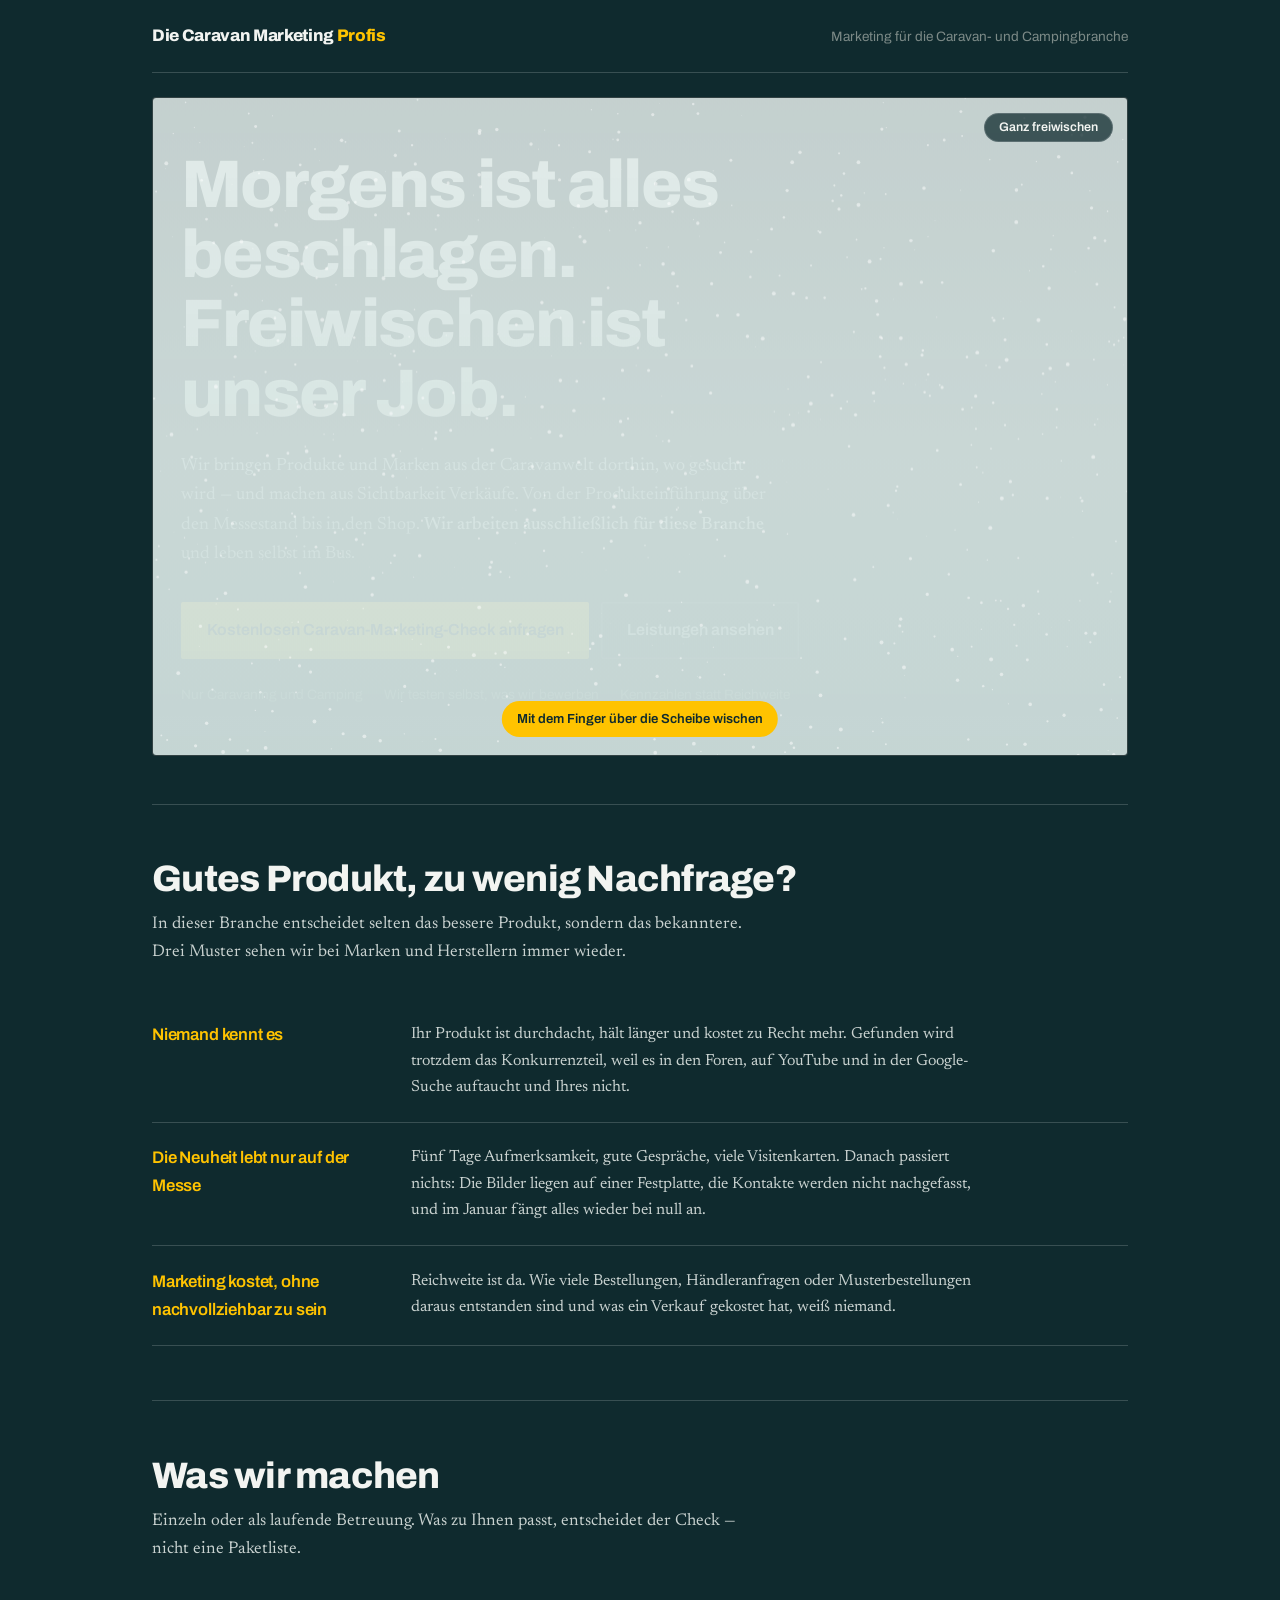
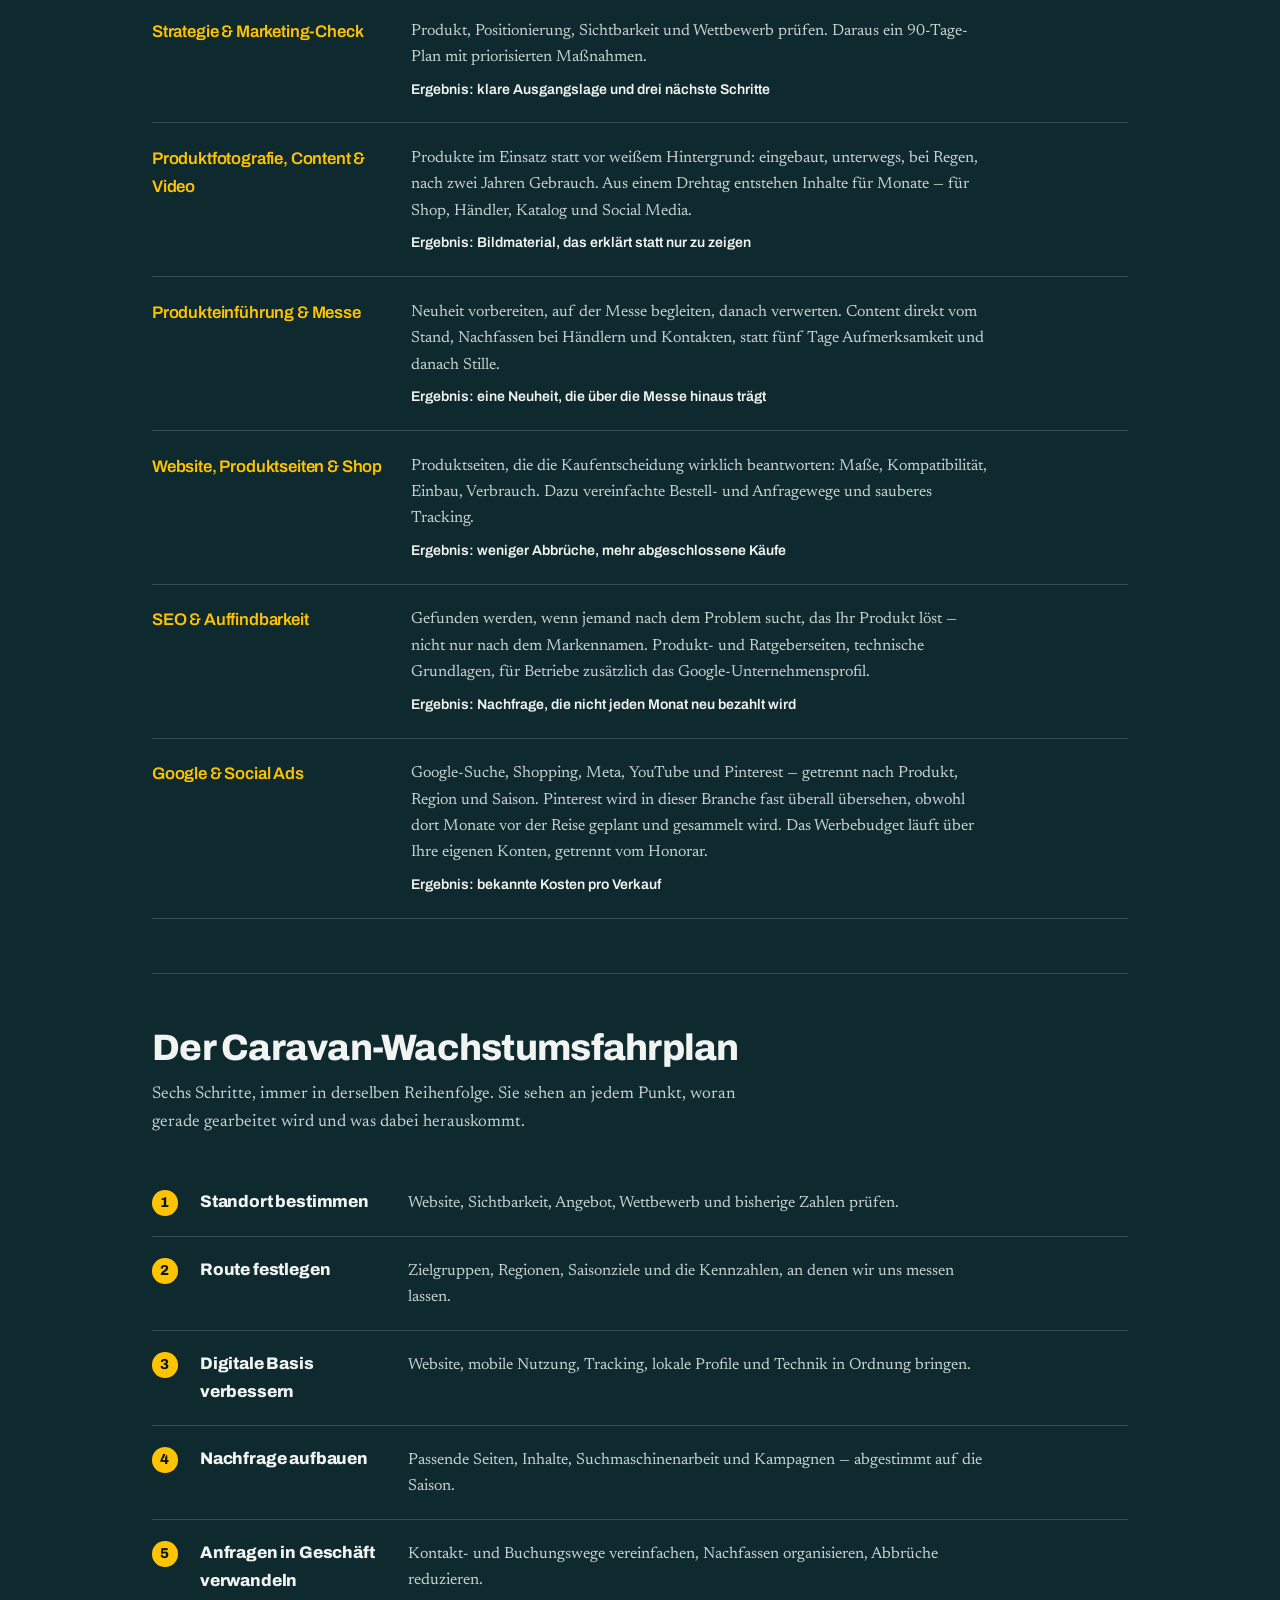
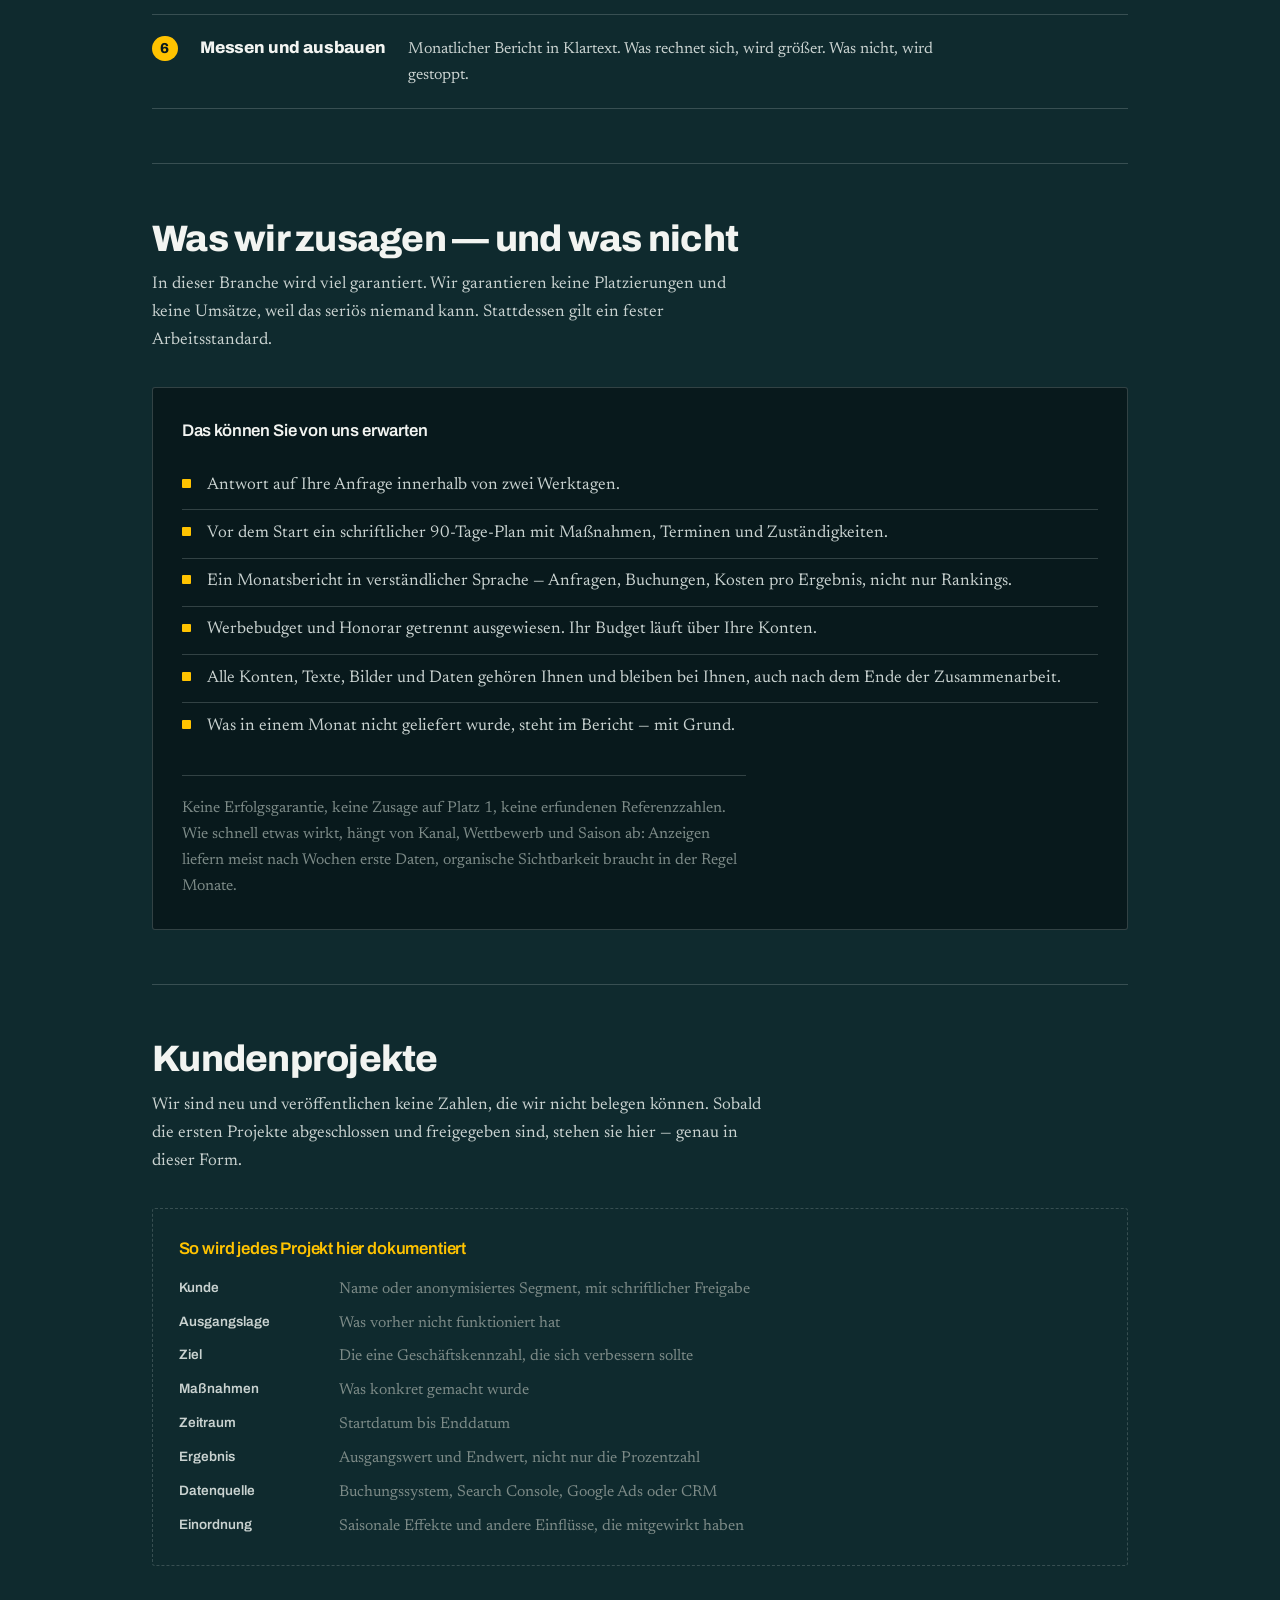
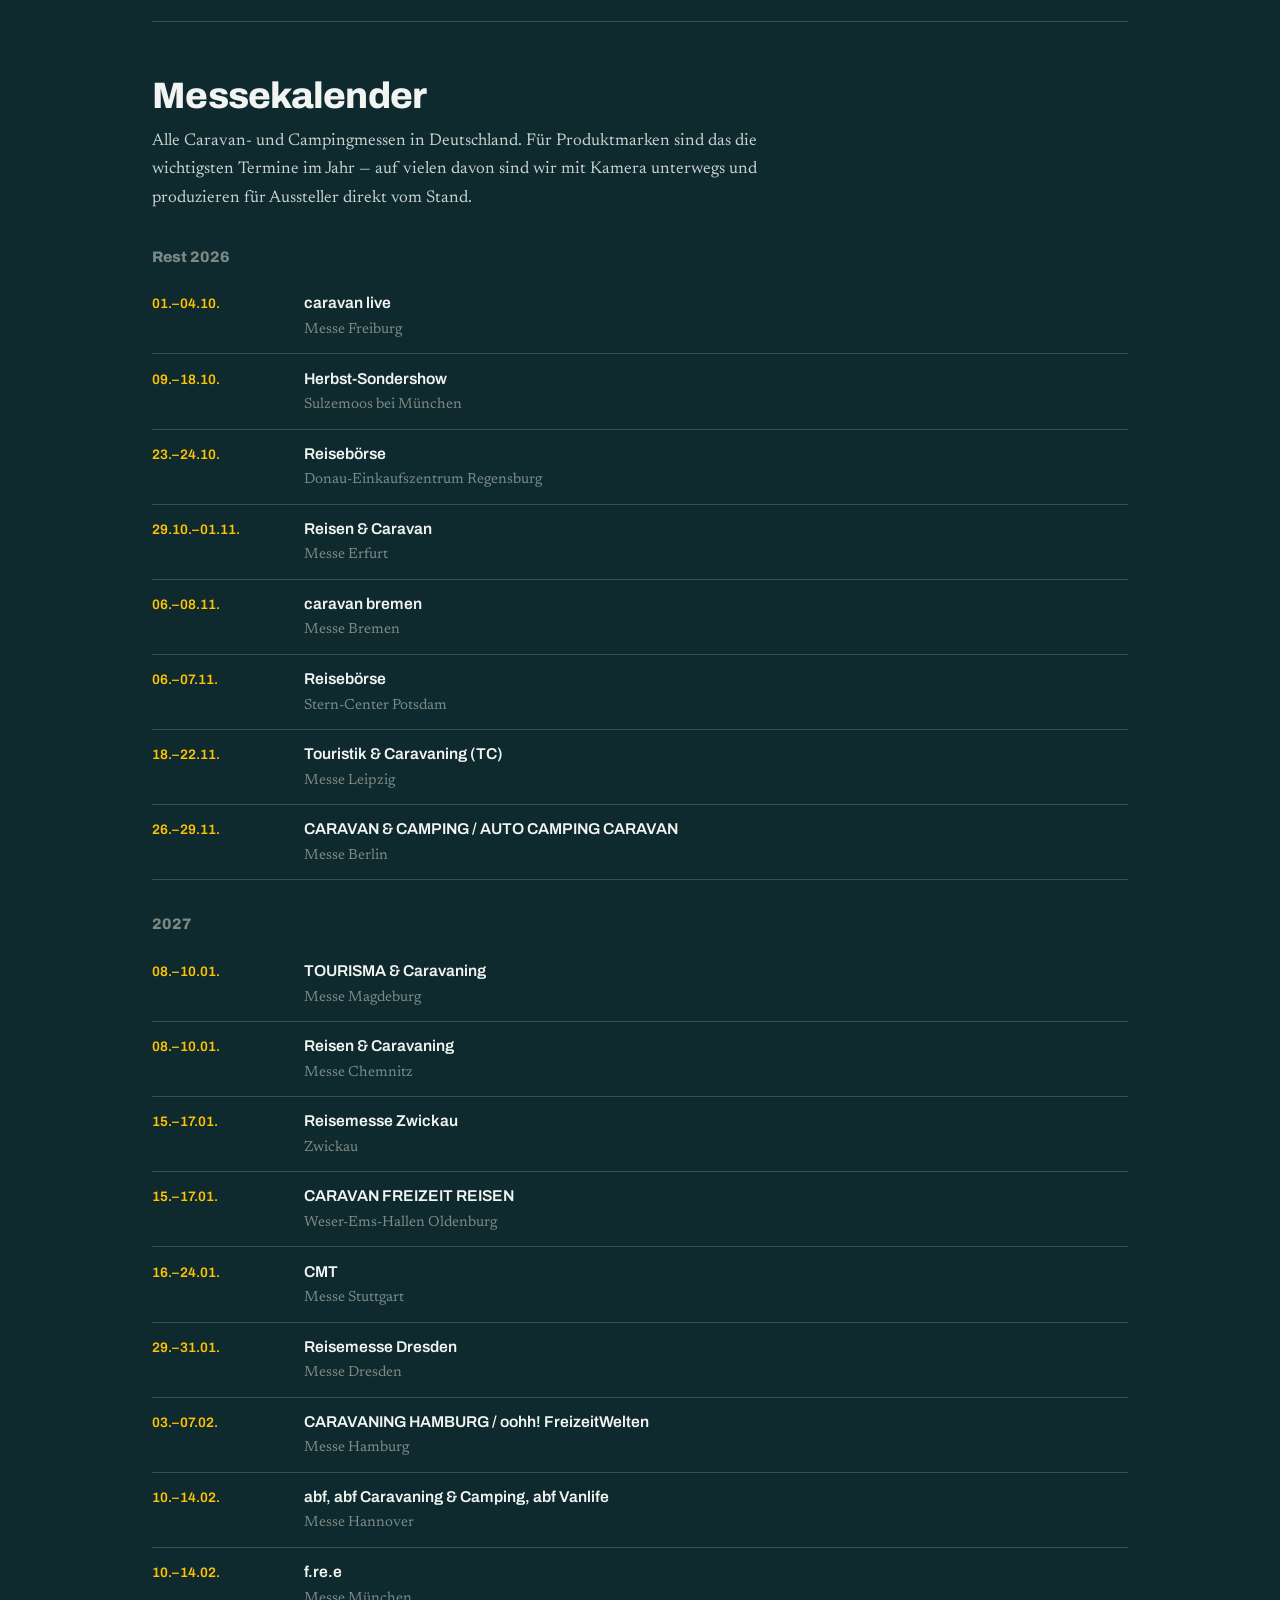
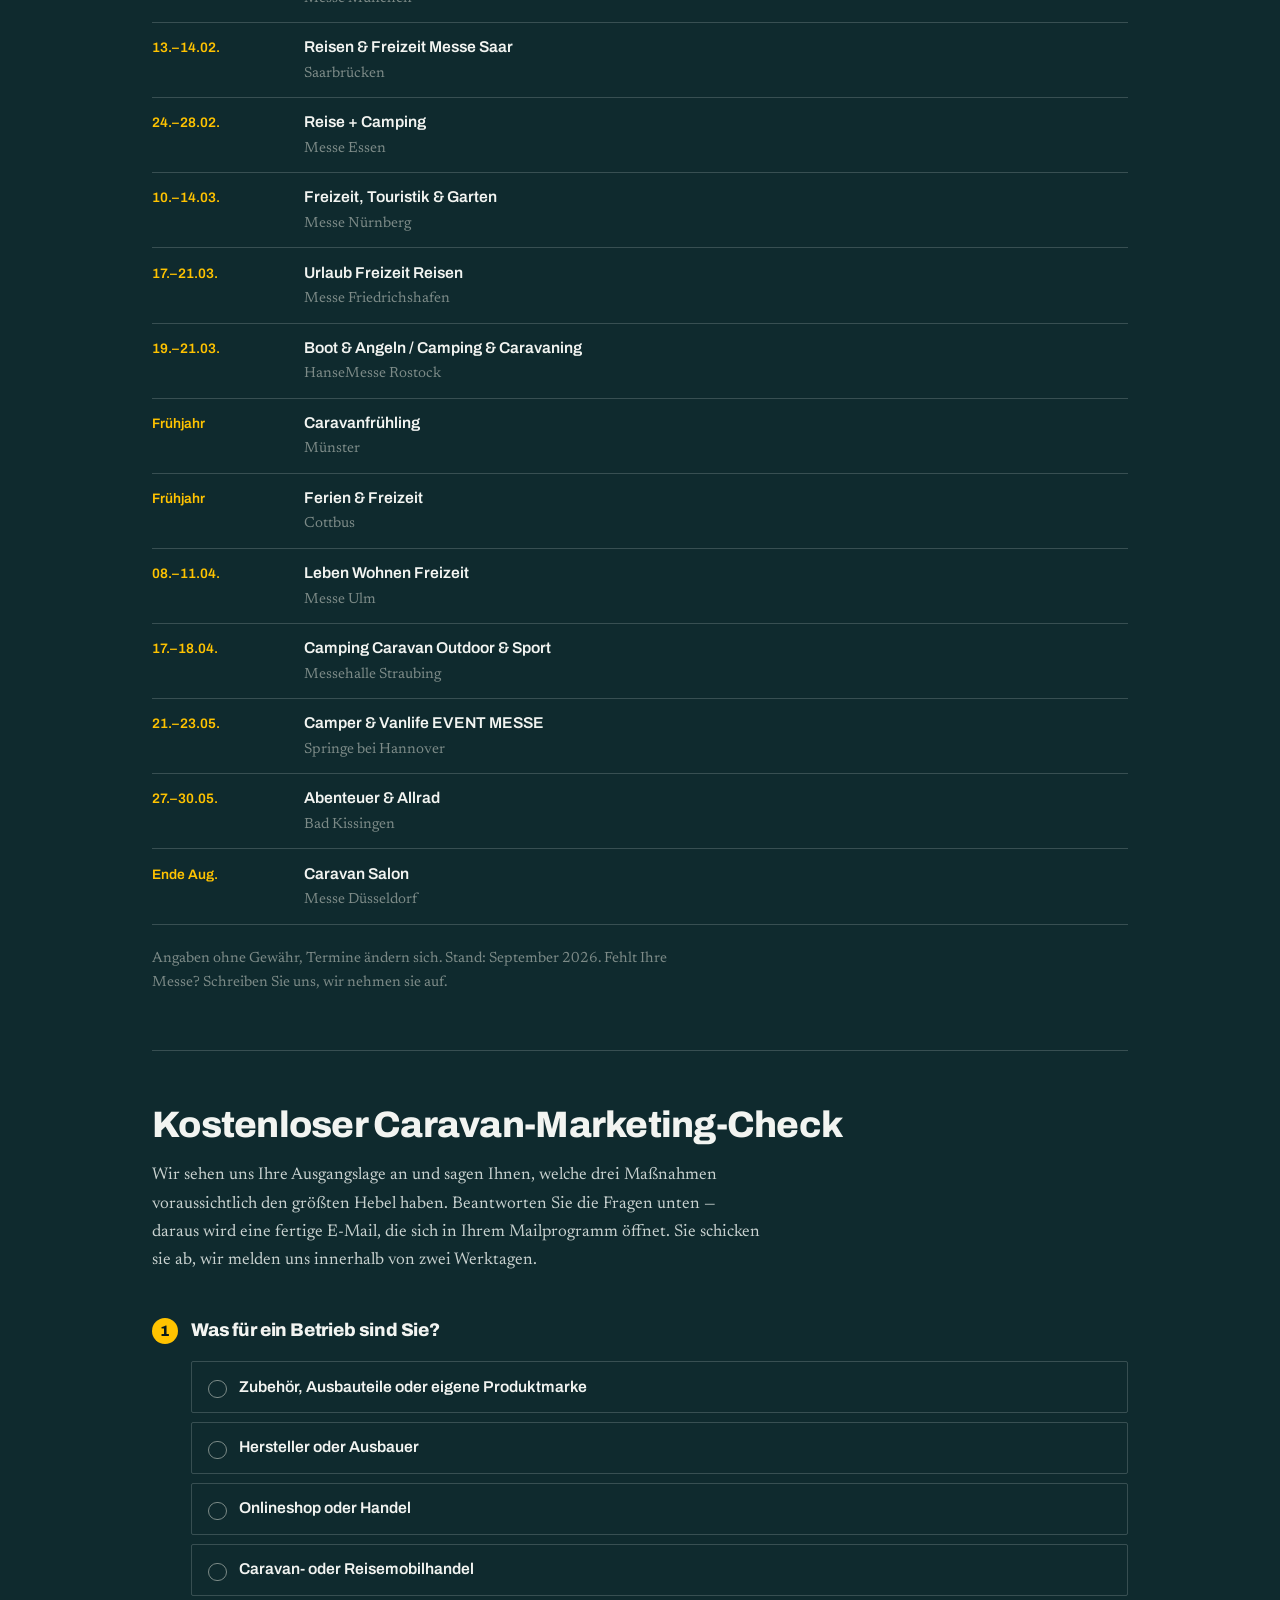
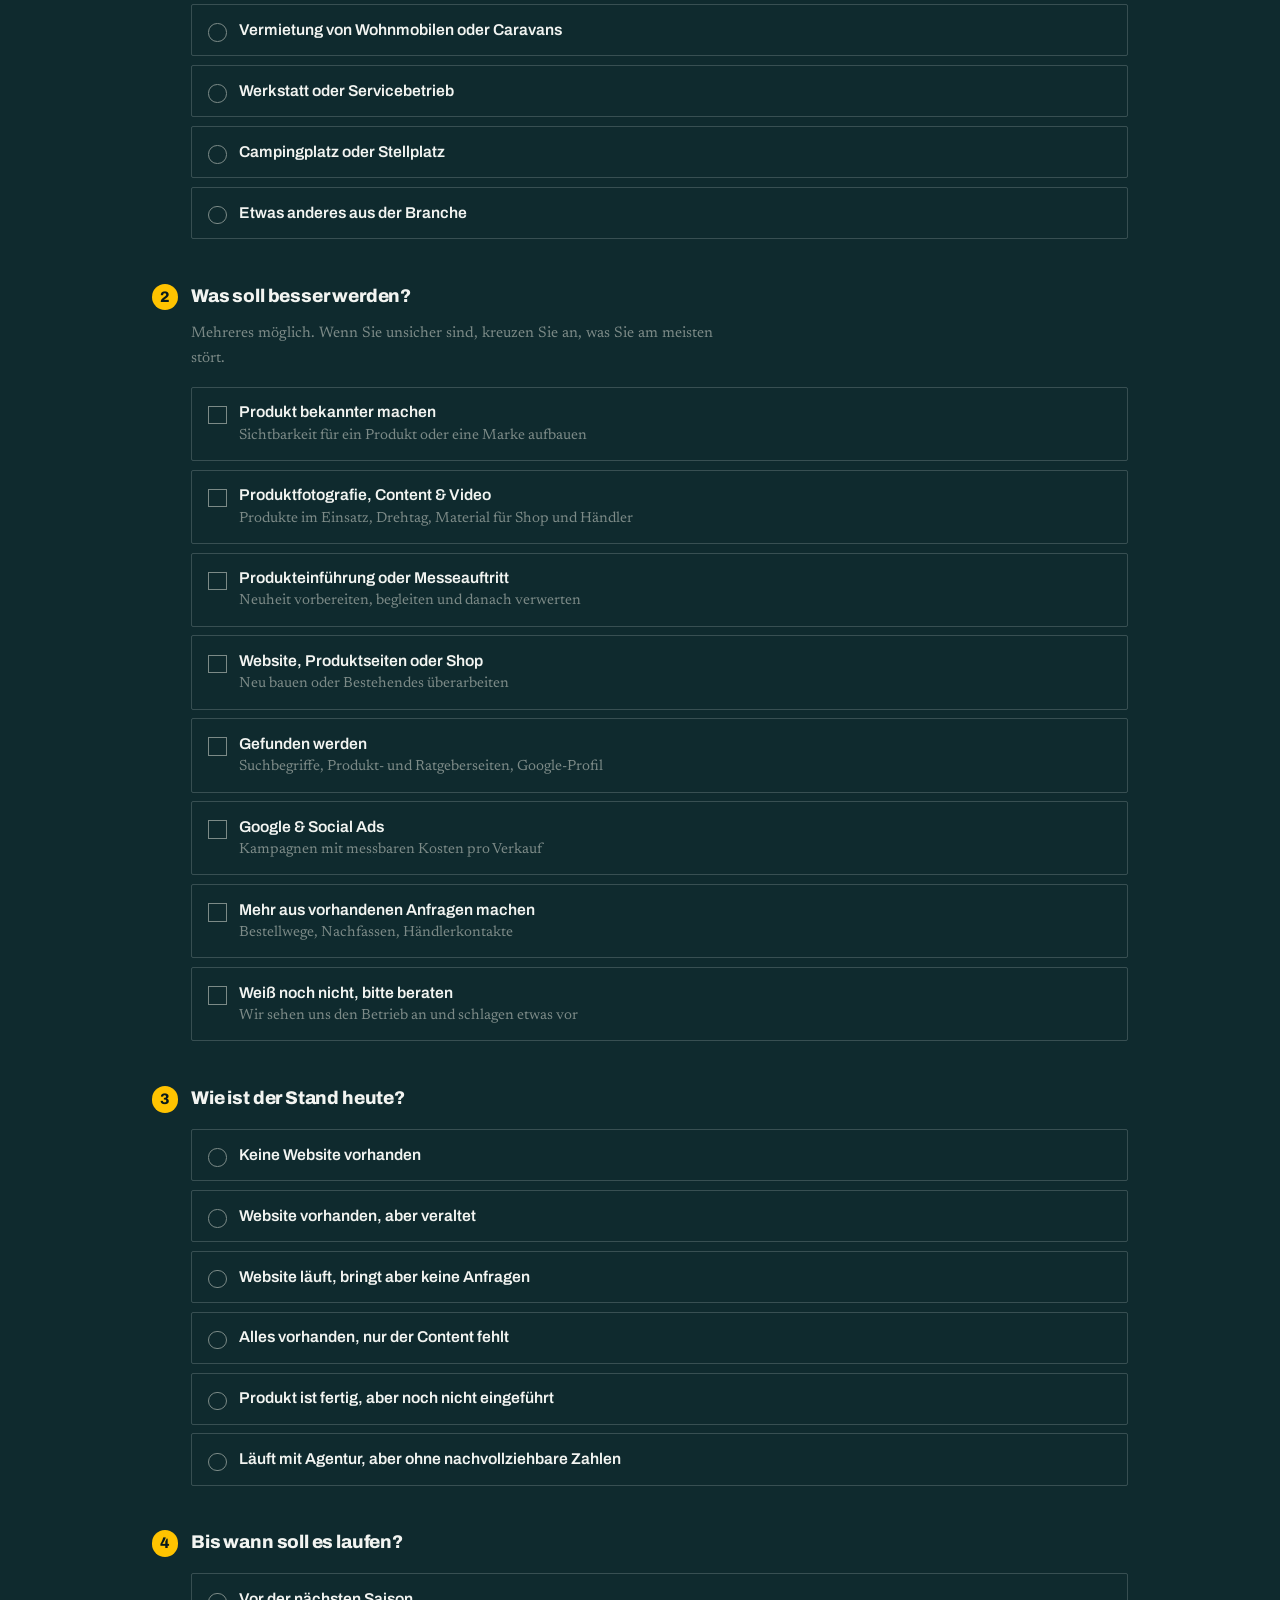
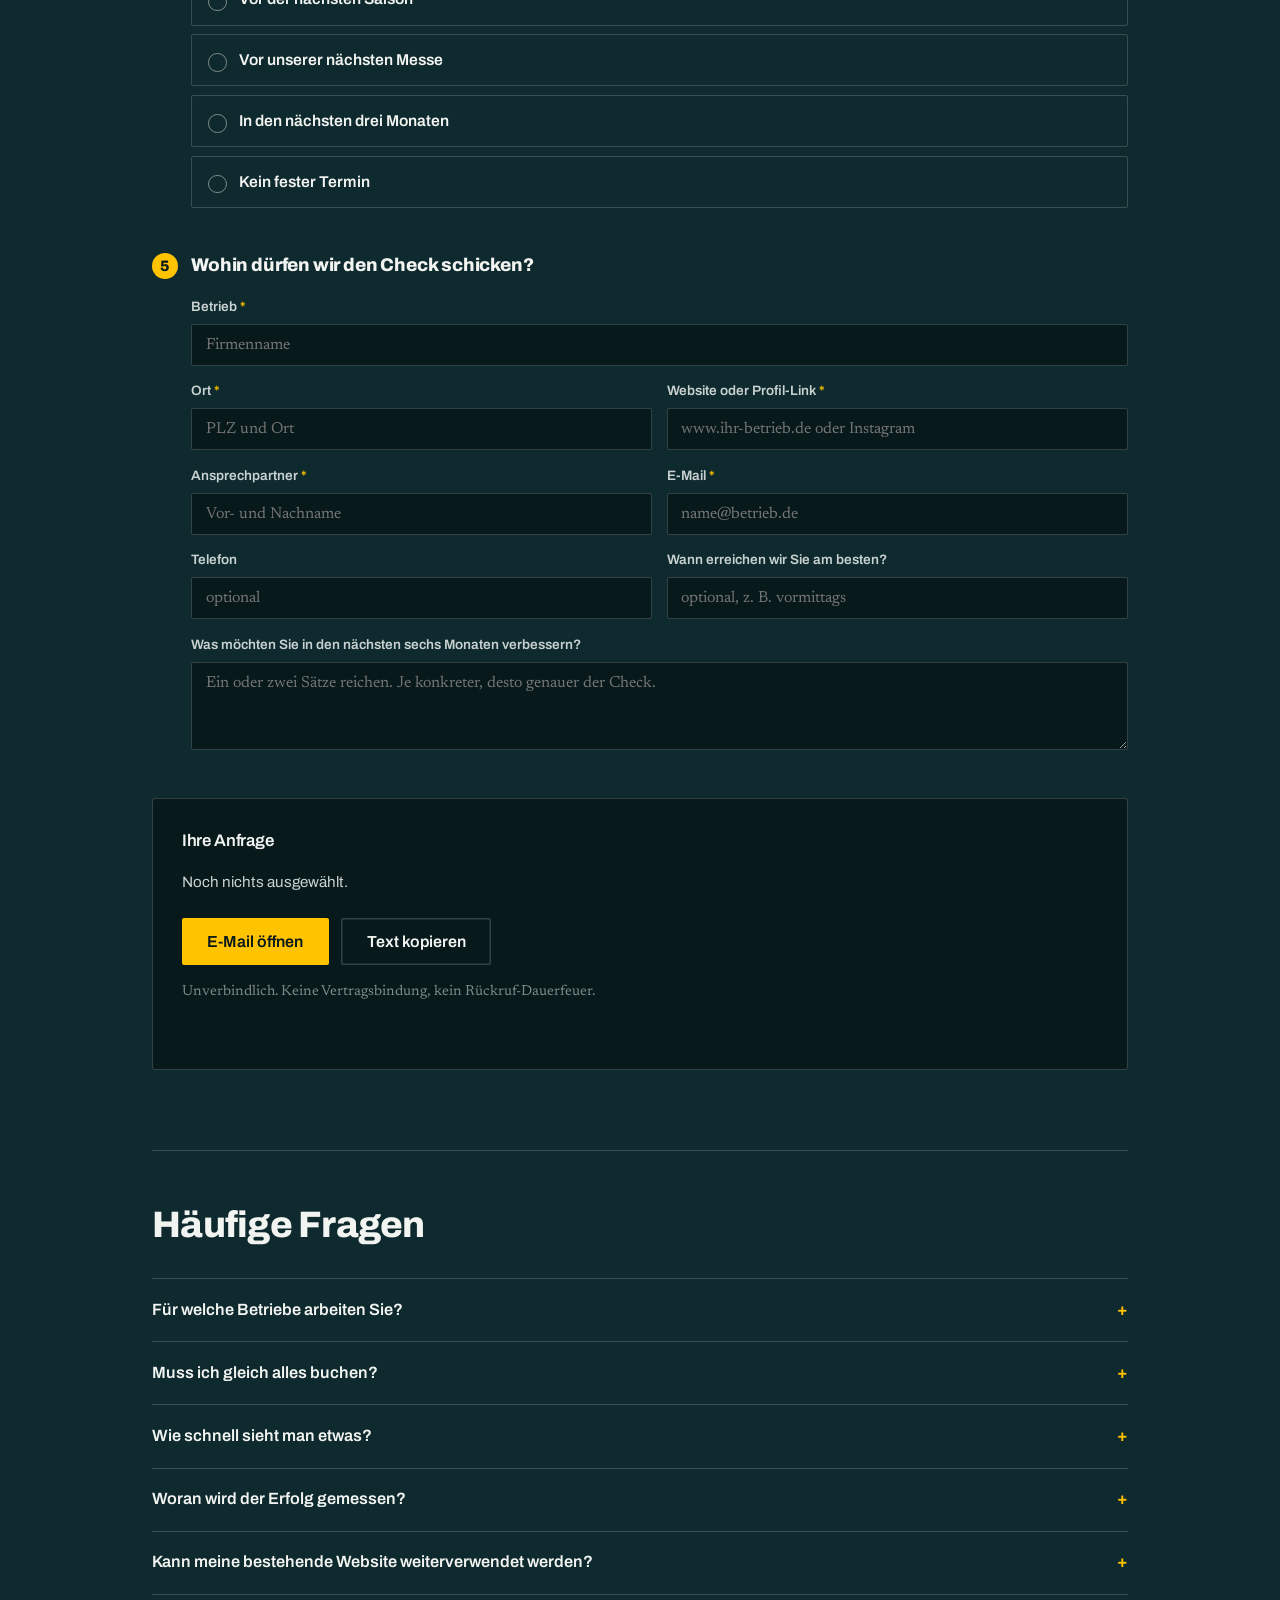
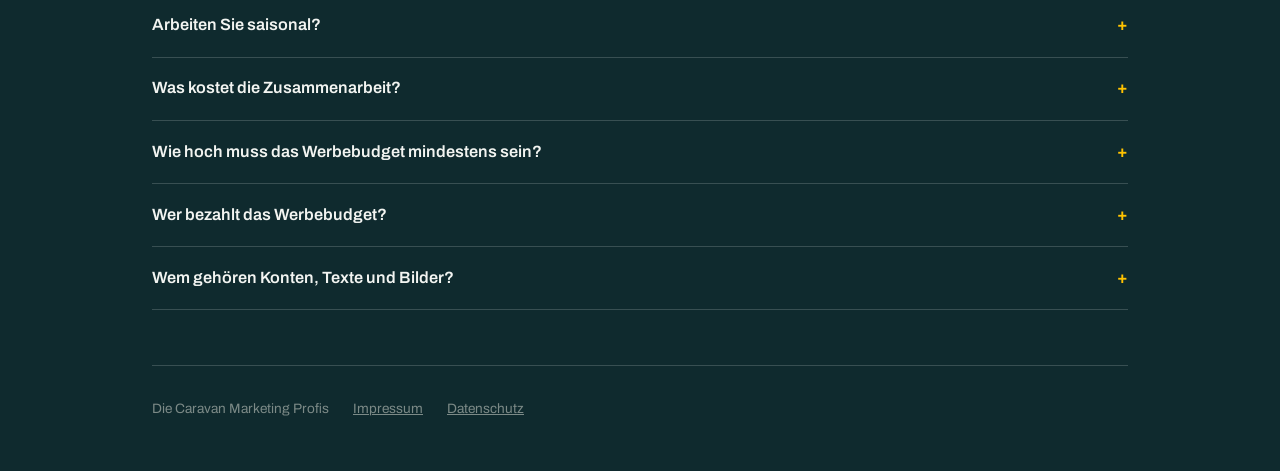
<file: index.html>
<!DOCTYPE html>
<html lang="de">
<head>
<meta charset="utf-8">
<meta name="viewport" content="width=device-width, initial-scale=1">
<title>Die Caravan Marketing Profis — Marketing für die Caravan- und Campingbranche</title>
<meta name="description" content="Marketing ausschließlich für Campingplätze, Vermieter, Caravan-Händler, Hersteller, Werkstätten und Zubehörmarken. Sichtbarkeit, Anfragen, Buchungen.">
<meta name="theme-color" content="#0F2A2E">
<link rel="preload" href="fonts/archivo.woff2" as="font" type="font/woff2" crossorigin>
<link rel="preload" href="fonts/newsreader.woff2" as="font" type="font/woff2" crossorigin>
<link rel="icon" href="data:image/svg+xml,<svg xmlns='http://www.w3.org/2000/svg' viewBox='0 0 32 32'><rect width='32' height='32' rx='4' fill='%230F2A2E'/><path d='M6 12h14l4 4v6H6z' fill='%23FFC300'/><circle cx='11' cy='23' r='3' fill='%230F2A2E'/><circle cx='21' cy='23' r='3' fill='%230F2A2E'/></svg>">
<link rel="stylesheet" href="styles.css">
<script src="script.js" defer></script>
</head>
<body>

<div class="wrap">

  <header class="kopf">
    <div class="marke">Die Caravan Marketing <span>Profis</span></div>
    <div class="ort">Marketing für die Caravan- und Campingbranche</div>
  </header>

  <main id="inhalt">

  <div class="scheibe-block">
    <div class="scheibe" id="scheibe">
      <div class="scheibe-inhalt">
        <h1>Morgens ist alles beschlagen. Freiwischen ist unser Job.</h1>
        <p class="unter">
          Wir bringen Produkte und Marken aus der Caravanwelt dorthin, wo gesucht wird —
          und machen aus Sichtbarkeit Verkäufe. Von der Produkteinführung über den
          Messestand bis in den Shop. <b>Wir arbeiten ausschließlich für diese Branche</b>
          und leben selbst im Bus.
        </p>
        <div class="knoepfe">
          <a href="#check" class="btn btn-signal">Kostenlosen Caravan-Marketing-Check anfragen</a>
          <a href="#leistungen" class="btn btn-linie">Leistungen ansehen</a>
        </div>
        <div class="vertrauenszeile">
          <span>Nur Caravaning und Camping</span>
          <span>Wir testen selbst, was wir bewerben</span>
          <span>Kennzahlen statt Reichweite</span>
        </div>
      </div>

      <canvas id="beschlag" aria-hidden="true"></canvas>
      <button class="freiwischen" id="freiwischen">Ganz freiwischen</button>
      <div class="wisch-hinweis" id="hinweis">Mit dem Finger über die Scheibe wischen</div>

      <svg id="camper" viewBox="0 0 78 44" aria-hidden="true" xmlns="http://www.w3.org/2000/svg">
        <path d="M14 14 L20 6 L52 6 L58 14 Z" fill="#FFC300" opacity=".85"/>
        <path d="M8 14 H62 L72 24 V33 H8 Z" fill="#FFC300"/>
        <path d="M62 14 L72 24 H62 Z" fill="#E0A800"/>
        <rect x="14" y="18" width="16" height="9" rx="1" fill="#08191C" opacity=".8"/>
        <rect x="34" y="18" width="12" height="9" rx="1" fill="#08191C" opacity=".8"/>
        <rect x="52" y="19" width="9" height="8" rx="1" fill="#08191C" opacity=".8"/>
        <circle cx="21" cy="34" r="6" fill="#08191C"/>
        <circle cx="21" cy="34" r="2.4" fill="#C9D2D0"/>
        <circle cx="60" cy="34" r="6" fill="#08191C"/>
        <circle cx="60" cy="34" r="2.4" fill="#C9D2D0"/>
      </svg>
    </div>
  </div>

  <section class="problem">
    <div class="abschnitt-kopf">
      <h2>Gutes Produkt, zu wenig Nachfrage?</h2>
      <p>In dieser Branche entscheidet selten das bessere Produkt, sondern das bekanntere.
         Drei Muster sehen wir bei Marken und Herstellern immer wieder.</p>
    </div>

    <div class="zeile">
      <h3>Niemand kennt es</h3>
      <p>Ihr Produkt ist durchdacht, hält länger und kostet zu Recht mehr. Gefunden wird
         trotzdem das Konkurrenzteil, weil es in den Foren, auf YouTube und in der Google-Suche
         auftaucht und Ihres nicht.</p>
    </div>
    <div class="zeile">
      <h3>Die Neuheit lebt nur auf der Messe</h3>
      <p>Fünf Tage Aufmerksamkeit, gute Gespräche, viele Visitenkarten. Danach passiert nichts:
         Die Bilder liegen auf einer Festplatte, die Kontakte werden nicht nachgefasst, und im
         Januar fängt alles wieder bei null an.</p>
    </div>
    <div class="zeile">
      <h3>Marketing kostet, ohne nachvollziehbar zu sein</h3>
      <p>Reichweite ist da. Wie viele Bestellungen, Händleranfragen oder Musterbestellungen
         daraus entstanden sind und was ein Verkauf gekostet hat, weiß niemand.</p>
    </div>
  </section>

  <section class="leistungen" id="leistungen">
    <div class="abschnitt-kopf">
      <h2>Was wir machen</h2>
      <p>Einzeln oder als laufende Betreuung. Was zu Ihnen passt, entscheidet der Check —
         nicht eine Paketliste.</p>
    </div>

    <div class="zeile">
      <h3>Strategie &amp; Marketing-Check</h3>
      <p>Produkt, Positionierung, Sichtbarkeit und Wettbewerb prüfen. Daraus ein 90-Tage-Plan
         mit priorisierten Maßnahmen.
         <span class="ergebnis">Ergebnis: klare Ausgangslage und drei nächste Schritte</span></p>
    </div>
    <div class="zeile">
      <h3>Produktfotografie, Content &amp; Video</h3>
      <p>Produkte im Einsatz statt vor weißem Hintergrund: eingebaut, unterwegs, bei Regen,
         nach zwei Jahren Gebrauch. Aus einem Drehtag entstehen Inhalte für Monate — für
         Shop, Händler, Katalog und Social Media.
         <span class="ergebnis">Ergebnis: Bildmaterial, das erklärt statt nur zu zeigen</span></p>
    </div>
    <div class="zeile">
      <h3>Produkteinführung &amp; Messe</h3>
      <p>Neuheit vorbereiten, auf der Messe begleiten, danach verwerten. Content direkt vom
         Stand, Nachfassen bei Händlern und Kontakten, statt fünf Tage Aufmerksamkeit und
         danach Stille.
         <span class="ergebnis">Ergebnis: eine Neuheit, die über die Messe hinaus trägt</span></p>
    </div>
    <div class="zeile">
      <h3>Website, Produktseiten &amp; Shop</h3>
      <p>Produktseiten, die die Kaufentscheidung wirklich beantworten: Maße, Kompatibilität,
         Einbau, Verbrauch. Dazu vereinfachte Bestell- und Anfragewege und sauberes Tracking.
         <span class="ergebnis">Ergebnis: weniger Abbrüche, mehr abgeschlossene Käufe</span></p>
    </div>
    <div class="zeile">
      <h3>SEO &amp; Auffindbarkeit</h3>
      <p>Gefunden werden, wenn jemand nach dem Problem sucht, das Ihr Produkt löst — nicht
         nur nach dem Markennamen. Produkt- und Ratgeberseiten, technische Grundlagen,
         für Betriebe zusätzlich das Google-Unternehmensprofil.
         <span class="ergebnis">Ergebnis: Nachfrage, die nicht jeden Monat neu bezahlt wird</span></p>
    </div>
    <div class="zeile">
      <h3>Google &amp; Social Ads</h3>
      <p>Google-Suche, Shopping, Meta, YouTube und Pinterest — getrennt nach Produkt, Region
         und Saison. Pinterest wird in dieser Branche fast überall übersehen, obwohl dort
         Monate vor der Reise geplant und gesammelt wird. Das Werbebudget läuft über Ihre
         eigenen Konten, getrennt vom Honorar.
         <span class="ergebnis">Ergebnis: bekannte Kosten pro Verkauf</span></p>
    </div>
  </section>

  <section class="fahrplan">
    <div class="abschnitt-kopf">
      <h2>Der Caravan-Wachstumsfahrplan</h2>
      <p>Sechs Schritte, immer in derselben Reihenfolge. Sie sehen an jedem Punkt, woran
         gerade gearbeitet wird und was dabei herauskommt.</p>
    </div>

    <div class="stufe"><span class="zahl">1</span><h3>Standort bestimmen</h3>
      <p>Website, Sichtbarkeit, Angebot, Wettbewerb und bisherige Zahlen prüfen.</p></div>
    <div class="stufe"><span class="zahl">2</span><h3>Route festlegen</h3>
      <p>Zielgruppen, Regionen, Saisonziele und die Kennzahlen, an denen wir uns messen lassen.</p></div>
    <div class="stufe"><span class="zahl">3</span><h3>Digitale Basis verbessern</h3>
      <p>Website, mobile Nutzung, Tracking, lokale Profile und Technik in Ordnung bringen.</p></div>
    <div class="stufe"><span class="zahl">4</span><h3>Nachfrage aufbauen</h3>
      <p>Passende Seiten, Inhalte, Suchmaschinenarbeit und Kampagnen — abgestimmt auf die Saison.</p></div>
    <div class="stufe"><span class="zahl">5</span><h3>Anfragen in Geschäft verwandeln</h3>
      <p>Kontakt- und Buchungswege vereinfachen, Nachfassen organisieren, Abbrüche reduzieren.</p></div>
    <div class="stufe"><span class="zahl">6</span><h3>Messen und ausbauen</h3>
      <p>Monatlicher Bericht in Klartext. Was rechnet sich, wird größer. Was nicht, wird gestoppt.</p></div>
  </section>

  <section class="versprechen">
    <div class="abschnitt-kopf">
      <h2>Was wir zusagen — und was nicht</h2>
      <p>In dieser Branche wird viel garantiert. Wir garantieren keine Platzierungen und keine
         Umsätze, weil das seriös niemand kann. Stattdessen gilt ein fester Arbeitsstandard.</p>
    </div>
    <div class="standard">
      <h3>Das können Sie von uns erwarten</h3>
      <ul>
        <li>Antwort auf Ihre Anfrage innerhalb von zwei Werktagen.</li>
        <li>Vor dem Start ein schriftlicher 90-Tage-Plan mit Maßnahmen, Terminen und Zuständigkeiten.</li>
        <li>Ein Monatsbericht in verständlicher Sprache — Anfragen, Buchungen, Kosten pro Ergebnis, nicht nur Rankings.</li>
        <li>Werbebudget und Honorar getrennt ausgewiesen. Ihr Budget läuft über Ihre Konten.</li>
        <li>Alle Konten, Texte, Bilder und Daten gehören Ihnen und bleiben bei Ihnen, auch nach dem Ende der Zusammenarbeit.</li>
        <li>Was in einem Monat nicht geliefert wurde, steht im Bericht — mit Grund.</li>
      </ul>
      <p class="nicht">
        Keine Erfolgsgarantie, keine Zusage auf Platz 1, keine erfundenen Referenzzahlen.
        Wie schnell etwas wirkt, hängt von Kanal, Wettbewerb und Saison ab: Anzeigen liefern
        meist nach Wochen erste Daten, organische Sichtbarkeit braucht in der Regel Monate.
      </p>
    </div>
  </section>

  <section class="projekte">
    <div class="abschnitt-kopf">
      <h2>Kundenprojekte</h2>
      <p>Wir sind neu und veröffentlichen keine Zahlen, die wir nicht belegen können.
         Sobald die ersten Projekte abgeschlossen und freigegeben sind, stehen sie hier —
         genau in dieser Form.</p>
    </div>
    <div class="projekt">
      <h3>So wird jedes Projekt hier dokumentiert</h3>
      <dl>
        <dt>Kunde</dt><dd>Name oder anonymisiertes Segment, mit schriftlicher Freigabe</dd>
        <dt>Ausgangslage</dt><dd>Was vorher nicht funktioniert hat</dd>
        <dt>Ziel</dt><dd>Die eine Geschäftskennzahl, die sich verbessern sollte</dd>
        <dt>Maßnahmen</dt><dd>Was konkret gemacht wurde</dd>
        <dt>Zeitraum</dt><dd>Startdatum bis Enddatum</dd>
        <dt>Ergebnis</dt><dd>Ausgangswert und Endwert, nicht nur die Prozentzahl</dd>
        <dt>Datenquelle</dt><dd>Buchungssystem, Search Console, Google Ads oder CRM</dd>
        <dt>Einordnung</dt><dd>Saisonale Effekte und andere Einflüsse, die mitgewirkt haben</dd>
      </dl>
    </div>
  </section>

  <section class="messen" id="messen">
    <div class="abschnitt-kopf">
      <h2>Messekalender</h2>
      <p>Alle Caravan- und Campingmessen in Deutschland. Für Produktmarken sind das die
         wichtigsten Termine im Jahr — auf vielen davon sind wir mit Kamera unterwegs und
         produzieren für Aussteller direkt vom Stand.</p>
    </div>
    <div id="messeliste"></div>
    <noscript>
      <p class="m-fuss">Der Messekalender wird per JavaScript aufgebaut. Bitte JavaScript
         aktivieren oder uns direkt nach den Terminen fragen.</p>
    </noscript>
    <p class="m-fuss">
      Angaben ohne Gewähr, Termine ändern sich. Stand: September 2026.
      Fehlt Ihre Messe? Schreiben Sie uns, wir nehmen sie auf.
    </p>
  </section>

  <section class="check" id="check">
    <h2>Kostenloser Caravan-Marketing-Check</h2>
    <p class="einleitung">
      Wir sehen uns Ihre Ausgangslage an und sagen Ihnen, welche drei Maßnahmen
      voraussichtlich den größten Hebel haben. Beantworten Sie die Fragen unten — daraus
      wird eine fertige E-Mail, die sich in Ihrem Mailprogramm öffnet. Sie schicken sie ab,
      wir melden uns innerhalb von zwei Werktagen.
    </p>

    <div class="schritt">
      <div class="schritt-kopf"><span class="nr">1</span><h3>Was für ein Betrieb sind Sie?</h3></div>
      <div class="optionen">
        <label class="opt"><input type="radio" name="betrieb" value="Zubehör, Ausbauteile oder eigene Produktmarke">
          <span class="opt-text">Zubehör, Ausbauteile oder eigene Produktmarke</span></label>
        <label class="opt"><input type="radio" name="betrieb" value="Hersteller oder Ausbauer">
          <span class="opt-text">Hersteller oder Ausbauer</span></label>
        <label class="opt"><input type="radio" name="betrieb" value="Onlineshop oder Handel">
          <span class="opt-text">Onlineshop oder Handel</span></label>
        <label class="opt"><input type="radio" name="betrieb" value="Caravan- oder Reisemobilhandel">
          <span class="opt-text">Caravan- oder Reisemobilhandel</span></label>
        <label class="opt"><input type="radio" name="betrieb" value="Vermietung von Wohnmobilen oder Caravans">
          <span class="opt-text">Vermietung von Wohnmobilen oder Caravans</span></label>
        <label class="opt"><input type="radio" name="betrieb" value="Werkstatt oder Servicebetrieb">
          <span class="opt-text">Werkstatt oder Servicebetrieb</span></label>
        <label class="opt"><input type="radio" name="betrieb" value="Campingplatz oder Stellplatz">
          <span class="opt-text">Campingplatz oder Stellplatz</span></label>
        <label class="opt"><input type="radio" name="betrieb" value="Etwas anderes aus der Branche">
          <span class="opt-text">Etwas anderes aus der Branche</span></label>
      </div>
    </div>

    <div class="schritt">
      <div class="schritt-kopf"><span class="nr">2</span><h3>Was soll besser werden?</h3></div>
      <p class="hinweis">Mehreres möglich. Wenn Sie unsicher sind, kreuzen Sie an, was Sie am meisten stört.</p>
      <div class="optionen">
        <label class="opt"><input type="checkbox" name="leistung" value="Produkt bekannter machen">
          <span class="opt-text">Produkt bekannter machen
            <small>Sichtbarkeit für ein Produkt oder eine Marke aufbauen</small></span></label>
        <label class="opt"><input type="checkbox" name="leistung" value="Produktfotografie, Content &amp; Video">
          <span class="opt-text">Produktfotografie, Content &amp; Video
            <small>Produkte im Einsatz, Drehtag, Material für Shop und Händler</small></span></label>
        <label class="opt"><input type="checkbox" name="leistung" value="Produkteinführung oder Messeauftritt">
          <span class="opt-text">Produkteinführung oder Messeauftritt
            <small>Neuheit vorbereiten, begleiten und danach verwerten</small></span></label>
        <label class="opt"><input type="checkbox" name="leistung" value="Website, Produktseiten oder Shop">
          <span class="opt-text">Website, Produktseiten oder Shop
            <small>Neu bauen oder Bestehendes überarbeiten</small></span></label>
        <label class="opt"><input type="checkbox" name="leistung" value="Gefunden werden (SEO)">
          <span class="opt-text">Gefunden werden
            <small>Suchbegriffe, Produkt- und Ratgeberseiten, Google-Profil</small></span></label>
        <label class="opt"><input type="checkbox" name="leistung" value="Google &amp; Social Ads">
          <span class="opt-text">Google &amp; Social Ads
            <small>Kampagnen mit messbaren Kosten pro Verkauf</small></span></label>
        <label class="opt"><input type="checkbox" name="leistung" value="Mehr aus vorhandenen Anfragen machen">
          <span class="opt-text">Mehr aus vorhandenen Anfragen machen
            <small>Bestellwege, Nachfassen, Händlerkontakte</small></span></label>
        <label class="opt"><input type="checkbox" name="leistung" value="Weiß noch nicht, bitte beraten">
          <span class="opt-text">Weiß noch nicht, bitte beraten
            <small>Wir sehen uns den Betrieb an und schlagen etwas vor</small></span></label>
      </div>
    </div>

    <div class="schritt">
      <div class="schritt-kopf"><span class="nr">3</span><h3>Wie ist der Stand heute?</h3></div>
      <div class="optionen">
        <label class="opt"><input type="radio" name="stand" value="Keine Website vorhanden">
          <span class="opt-text">Keine Website vorhanden</span></label>
        <label class="opt"><input type="radio" name="stand" value="Website vorhanden, aber veraltet">
          <span class="opt-text">Website vorhanden, aber veraltet</span></label>
        <label class="opt"><input type="radio" name="stand" value="Website läuft, bringt aber keine Anfragen">
          <span class="opt-text">Website läuft, bringt aber keine Anfragen</span></label>
        <label class="opt"><input type="radio" name="stand" value="Alles vorhanden, nur der Content fehlt">
          <span class="opt-text">Alles vorhanden, nur der Content fehlt</span></label>
        <label class="opt"><input type="radio" name="stand" value="Produkt ist fertig, aber noch nicht eingeführt">
          <span class="opt-text">Produkt ist fertig, aber noch nicht eingeführt</span></label>
        <label class="opt"><input type="radio" name="stand" value="Läuft mit Agentur, aber ohne nachvollziehbare Zahlen">
          <span class="opt-text">Läuft mit Agentur, aber ohne nachvollziehbare Zahlen</span></label>
      </div>
    </div>

    <div class="schritt">
      <div class="schritt-kopf"><span class="nr">4</span><h3>Bis wann soll es laufen?</h3></div>
      <div class="optionen">
        <label class="opt"><input type="radio" name="zeit" value="Vor der nächsten Saison">
          <span class="opt-text">Vor der nächsten Saison</span></label>
        <label class="opt"><input type="radio" name="zeit" value="Vor unserer nächsten Messe">
          <span class="opt-text">Vor unserer nächsten Messe</span></label>
        <label class="opt"><input type="radio" name="zeit" value="In den nächsten drei Monaten">
          <span class="opt-text">In den nächsten drei Monaten</span></label>
        <label class="opt"><input type="radio" name="zeit" value="Kein fester Termin">
          <span class="opt-text">Kein fester Termin</span></label>
      </div>
    </div>

    <div class="schritt">
      <div class="schritt-kopf"><span class="nr">5</span><h3>Wohin dürfen wir den Check schicken?</h3></div>
      <div class="felder">
        <div class="feld breit">
          <label for="f-betrieb">Betrieb <span class="pflicht">*</span></label>
          <input id="f-betrieb" type="text" autocomplete="organization" placeholder="Firmenname">
        </div>
        <div class="feld">
          <label for="f-ort">Ort <span class="pflicht">*</span></label>
          <input id="f-ort" type="text" autocomplete="address-level2" placeholder="PLZ und Ort">
        </div>
        <div class="feld">
          <label for="f-web">Website oder Profil-Link <span class="pflicht">*</span></label>
          <input id="f-web" type="text" inputmode="url" placeholder="www.ihr-betrieb.de oder Instagram">
        </div>
        <div class="feld">
          <label for="f-name">Ansprechpartner <span class="pflicht">*</span></label>
          <input id="f-name" type="text" autocomplete="name" placeholder="Vor- und Nachname">
        </div>
        <div class="feld">
          <label for="f-mail">E-Mail <span class="pflicht">*</span></label>
          <input id="f-mail" type="email" autocomplete="email" placeholder="name@betrieb.de">
        </div>
        <div class="feld">
          <label for="f-tel">Telefon</label>
          <input id="f-tel" type="tel" autocomplete="tel" placeholder="optional">
        </div>
        <div class="feld">
          <label for="f-rueckruf">Wann erreichen wir Sie am besten?</label>
          <input id="f-rueckruf" type="text" placeholder="optional, z. B. vormittags">
        </div>
        <div class="feld breit">
          <label for="f-text">Was möchten Sie in den nächsten sechs Monaten verbessern?</label>
          <textarea id="f-text" placeholder="Ein oder zwei Sätze reichen. Je konkreter, desto genauer der Check."></textarea>
        </div>
      </div>
    </div>

    <div class="abschluss">
      <h3>Ihre Anfrage</h3>
      <div id="zusammenfassung">Noch nichts ausgewählt.</div>
      <div class="knoepfe" style="margin-top:0">
        <button class="btn btn-signal" id="btn-mail">E-Mail öffnen</button>
        <button class="btn btn-linie" id="btn-kopie">Text kopieren</button>
      </div>
      <p class="microcopy">Unverbindlich. Keine Vertragsbindung, kein Rückruf-Dauerfeuer.</p>
      <div id="meldung" role="status" aria-live="polite"></div>
    </div>
  </section>

  <section class="faq">
    <div class="abschnitt-kopf"><h2>Häufige Fragen</h2></div>

    <details>
      <summary>Für welche Betriebe arbeiten Sie?</summary>
      <p>Ausschließlich für die Caravan-, Camping- und Reisemobilbranche. Der Schwerpunkt
         liegt auf Produkten und Marken: Zubehör, Ausbauteile, Hersteller, Ausbauer und
         Onlineshops. Dazu Händler, Vermieter, Werkstätten, Campingplätze und Stellplätze.</p>
    </details>
    <details>
      <summary>Muss ich gleich alles buchen?</summary>
      <p>Nein. Wir starten mit Ihrer Ausgangslage und priorisieren. Das kann eine einzelne
         Kampagne sein, eine überarbeitete Website oder eine laufende Betreuung.</p>
    </details>
    <details>
      <summary>Wie schnell sieht man etwas?</summary>
      <p>Das hängt von Kanal, Ausgangslage, Wettbewerb und Saison ab. Anzeigen liefern meist
         innerhalb weniger Wochen erste verwertbare Daten. Organische Sichtbarkeit braucht in
         der Regel mehrere Monate. Vor dem Start legen wir realistische Zwischenziele fest.</p>
    </details>
    <details>
      <summary>Woran wird der Erfolg gemessen?</summary>
      <p>Nicht an Reichweite. Bei Produkten und Marken an Bestellungen, Warenkorbgröße,
         Wiederkäufern, Musteranfragen und neuen Händlerkontakten. Bei Fahrzeugen an
         Probefahrt- und Beratungsterminen, bei Betrieben an Serviceanfragen, Anrufen und
         Buchungen. Und immer an den Kosten pro Ergebnis.</p>
    </details>
    <details>
      <summary>Kann meine bestehende Website weiterverwendet werden?</summary>
      <p>Oft ja. Wir prüfen zuerst, ob gezielte Verbesserungen an Produktseiten, Bildern und
         Bestellwegen reichen, bevor wir über einen Neubau reden. Ein Relaunch ist teuer und
         selten die Ursache des Problems.</p>
    </details>
    <details>
      <summary>Arbeiten Sie saisonal?</summary>
      <p>Ja, anders geht es in dieser Branche nicht. Kaufentscheidungen fallen Monate vor der
         Reise, Händler ordern nach den Herbstmessen, Neuheiten werden im Winter vorbereitet.
         Danach richten sich Inhalte und Budgets, nicht nach dem Kalendermonat.</p>
    </details>
    <details>
      <summary>Was kostet die Zusammenarbeit?</summary>
      <p>Das hängt von Ziel, Umfang und Betreuungsintensität ab. Nach dem Check bekommen Sie
         ein Angebot mit Leistungen, Mengen, Taktung und Zuständigkeiten — und mit der
         ausdrücklichen Angabe, was nicht enthalten ist.</p>
    </details>
    <details>
      <summary>Wie hoch muss das Werbebudget mindestens sein?</summary>
      <p>Wir starten Kampagnen ab 1.000 € Werbebudget im Monat, je nach Betriebsgröße und
         Wettbewerb auch darüber. Der Grund ist nicht Bequemlichkeit: Unter dieser Grenze
         sammeln Google und Meta zu wenige Daten, um sinnvoll zu optimieren — die Kampagne
         läuft, kostet Geld und lernt nie dazu. Für kleinere Betriebe ist das Geld in den
         ersten Monaten meist besser in lokaler Sichtbarkeit und der eigenen Website
         angelegt. Das sagen wir Ihnen im Check auch dann, wenn es für uns den kleineren
         Auftrag bedeutet.</p>
    </details>
    <details>
      <summary>Wer bezahlt das Werbebudget?</summary>
      <p>Sie, direkt an Google oder Meta. Die Werbekonten laufen auf Ihren Namen, mit Ihrer
         Zahlungsmethode — wir bekommen Zugriff als Verwalter. So sehen Sie jederzeit selbst,
         was ausgegeben wurde, und behalten die Konten samt Verlaufsdaten, falls wir irgendwann
         nicht mehr zusammenarbeiten. Unser Honorar rechnen wir getrennt davon ab und niemals
         als Prozentsatz vom Werbebudget: sonst hätten wir einen Anreiz, Ihr Budget zu erhöhen
         statt es besser einzusetzen.</p>
    </details>
    <details>
      <summary>Wem gehören Konten, Texte und Bilder?</summary>
      <p>Ihnen. Google-Konten, Werbekonten, Website, Texte und Bildmaterial laufen auf Ihren
         Namen und bleiben bei Ihnen, auch wenn die Zusammenarbeit endet.</p>
    </details>
  </section>

  </main>

  <footer class="fuss">
    <span>Die Caravan Marketing Profis</span>
    <a href="impressum.html">Impressum</a>
    <a href="datenschutz.html">Datenschutz</a>
  </footer>

</div>

</body>
</html>
</file>
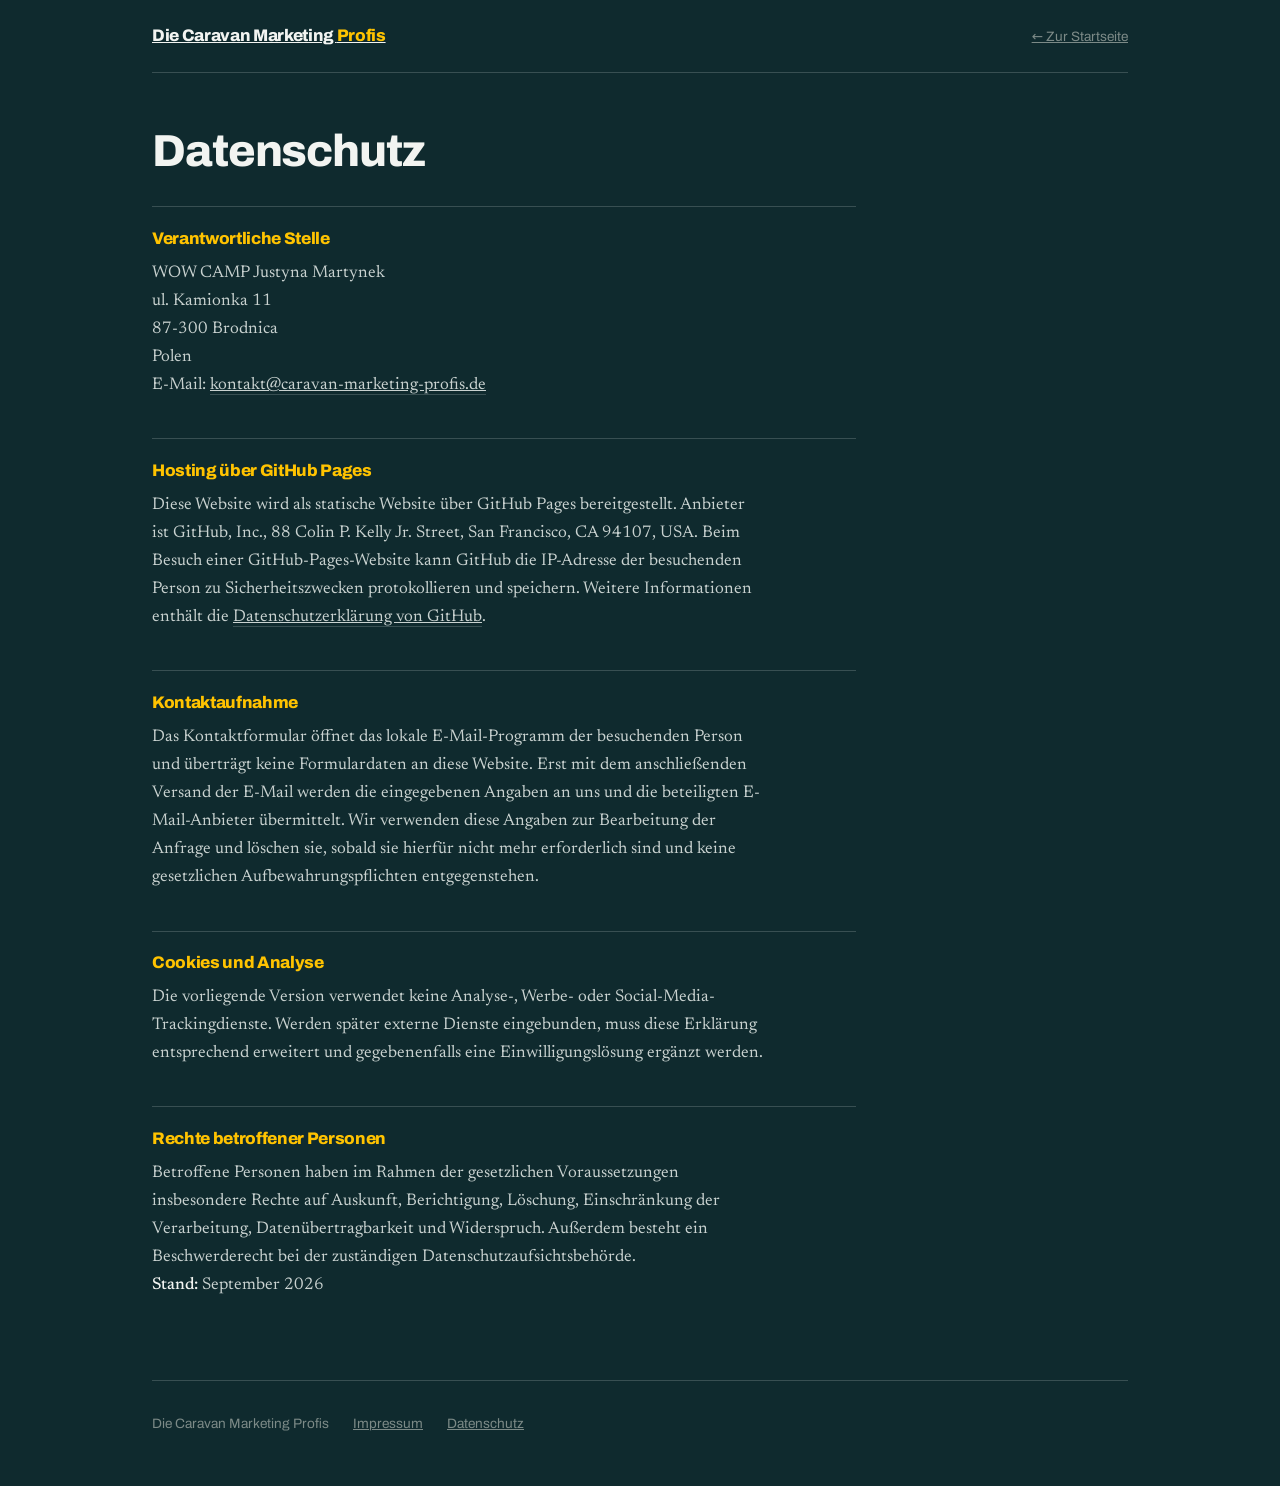
<file: datenschutz.html>
<!doctype html>
<html lang="de">
<head>
<meta charset="utf-8">
<meta name="viewport" content="width=device-width, initial-scale=1">
<meta name="robots" content="noindex">
<title>Datenschutz — Die Caravan Marketing Profis</title>
<meta name="theme-color" content="#0F2A2E">
<link rel="icon" href="data:image/svg+xml,<svg xmlns='http://www.w3.org/2000/svg' viewBox='0 0 32 32'><rect width='32' height='32' rx='4' fill='%230F2A2E'/><path d='M6 12h14l4 4v6H6z' fill='%23FFC300'/><circle cx='11' cy='23' r='3' fill='%230F2A2E'/><circle cx='21' cy='23' r='3' fill='%230F2A2E'/></svg>">
<link rel="stylesheet" href="styles.css">
</head>
<body>
<div class="wrap">
  <header class="kopf">
    <a class="marke" href="index.html">Die Caravan Marketing <span>Profis</span></a>
    <a class="zurueck" href="index.html">&larr; Zur Startseite</a>
  </header>
  <main class="legal-main">
    <h1>Datenschutz</h1>
    <h2>Verantwortliche Stelle</h2>
    <p>
    WOW CAMP Justyna Martynek<br />
    ul. Kamionka 11<br />
    87-300 Brodnica<br />
    Polen<br />
    E-Mail: <a href="mailto:kontakt@caravan-marketing-profis.de">kontakt@caravan-marketing-profis.de</a>
    </p>
    <h2>Hosting über GitHub Pages</h2>
    <p>
    Diese Website wird als statische Website über GitHub Pages bereitgestellt. Anbieter ist GitHub, Inc.,
    88 Colin P. Kelly Jr. Street, San Francisco, CA 94107, USA. Beim Besuch einer GitHub-Pages-Website
    kann GitHub die IP-Adresse der besuchenden Person zu Sicherheitszwecken protokollieren und speichern.
    Weitere Informationen enthält die
    <a href="https://docs.github.com/de/site-policy/privacy-policies/github-general-privacy-statement">Datenschutzerklärung von GitHub</a>.
    </p>
    <h2>Kontaktaufnahme</h2>
    <p>
    Das Kontaktformular öffnet das lokale E-Mail-Programm der besuchenden Person und überträgt keine
    Formulardaten an diese Website. Erst mit dem anschließenden Versand der E-Mail werden die eingegebenen
    Angaben an uns und die beteiligten E-Mail-Anbieter übermittelt. Wir verwenden diese Angaben zur
    Bearbeitung der Anfrage und löschen sie, sobald sie hierfür nicht mehr erforderlich sind und keine
    gesetzlichen Aufbewahrungspflichten entgegenstehen.
    </p>
    <h2>Cookies und Analyse</h2>
    <p>Die vorliegende Version verwendet keine Analyse-, Werbe- oder Social-Media-Trackingdienste. Werden später externe Dienste eingebunden, muss diese Erklärung entsprechend erweitert und gegebenenfalls eine Einwilligungslösung ergänzt werden.</p>
    <h2>Rechte betroffener Personen</h2>
    <p>
    Betroffene Personen haben im Rahmen der gesetzlichen Voraussetzungen insbesondere Rechte auf Auskunft,
    Berichtigung, Löschung, Einschränkung der Verarbeitung, Datenübertragbarkeit und Widerspruch. Außerdem
    besteht ein Beschwerderecht bei der zuständigen Datenschutzaufsichtsbehörde.
    </p>
    <p><strong>Stand:</strong> September 2026</p>
  </main>
  <footer class="fuss">
    <span>Die Caravan Marketing Profis</span>
    <a href="impressum.html">Impressum</a>
    <a href="datenschutz.html">Datenschutz</a>
  </footer>
</div>
</body>
</html>
</file>
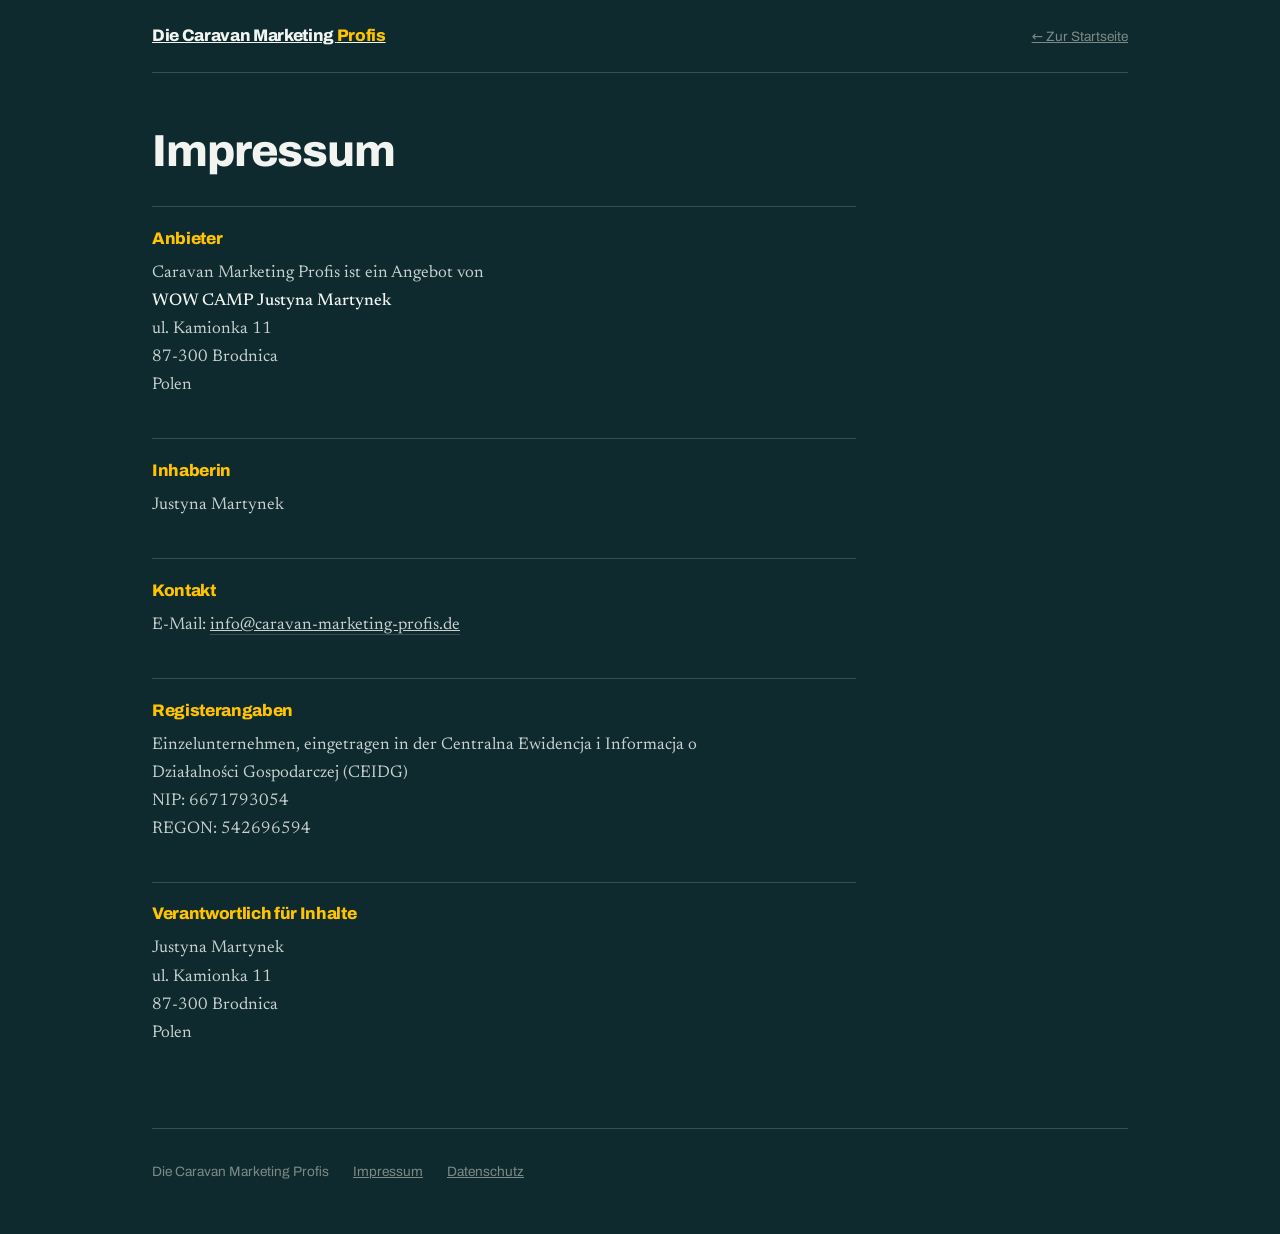
<file: impressum.html>
<!doctype html>
<html lang="de">
<head>
<meta charset="utf-8">
<meta name="viewport" content="width=device-width, initial-scale=1">
<meta name="robots" content="noindex">
<title>Impressum — Die Caravan Marketing Profis</title>
<meta name="theme-color" content="#0F2A2E">
<link rel="icon" href="data:image/svg+xml,<svg xmlns='http://www.w3.org/2000/svg' viewBox='0 0 32 32'><rect width='32' height='32' rx='4' fill='%230F2A2E'/><path d='M6 12h14l4 4v6H6z' fill='%23FFC300'/><circle cx='11' cy='23' r='3' fill='%230F2A2E'/><circle cx='21' cy='23' r='3' fill='%230F2A2E'/></svg>">
<link rel="stylesheet" href="styles.css">
</head>
<body>
<div class="wrap">
  <header class="kopf">
    <a class="marke" href="index.html">Die Caravan Marketing <span>Profis</span></a>
    <a class="zurueck" href="index.html">&larr; Zur Startseite</a>
  </header>
  <main class="legal-main">
    <h1>Impressum</h1>
    <h2>Anbieter</h2>
    <p>
    Caravan Marketing Profis ist ein Angebot von<br />
    <strong>WOW CAMP Justyna Martynek</strong><br />
    ul. Kamionka 11<br />
    87-300 Brodnica<br />
    Polen
    </p>
    <h2>Inhaberin</h2>
    <p>Justyna Martynek</p>
    <h2>Kontakt</h2>
    <p>E-Mail: <a href="mailto:info@caravan-marketing-profis.de">info@caravan-marketing-profis.de</a></p>
    <h2>Registerangaben</h2>
    <p>
    Einzelunternehmen, eingetragen in der Centralna Ewidencja i Informacja o Działalności Gospodarczej (CEIDG)<br />
    NIP: 6671793054<br />
    REGON: 542696594
    </p>
    <h2>Verantwortlich für Inhalte</h2>
    <p>
    Justyna Martynek<br />
    ul. Kamionka 11<br />
    87-300 Brodnica<br />
    Polen
    </p>
  </main>
  <footer class="fuss">
    <span>Die Caravan Marketing Profis</span>
    <a href="impressum.html">Impressum</a>
    <a href="datenschutz.html">Datenschutz</a>
  </footer>
</div>
</body>
</html>
</file>
<file: styles.css>
/* Schriften lokal eingebunden — KEIN Google-Fonts-CDN (DSGVO).
   Die .woff2-Dateien liegen im Ordner fonts/ neben dieser Datei,
   Lizenztexte (SIL OFL 1.1) daneben. Fehlen sie, greifen die
   Systemschriften in --schrift-display / --schrift-text. */
@font-face{
  font-family:'Archivo';font-style:normal;font-weight:400 800;font-display:swap;
  src:url('fonts/archivo.woff2') format('woff2');
}
@font-face{
  font-family:'Newsreader';font-style:normal;font-weight:400 500;font-display:swap;
  src:url('fonts/newsreader.woff2') format('woff2');
}

:root{
  --nacht:#0F2A2E;
  --nacht-tief:#08191C;
  --alu:#C9D2D0;
  --kies:#7C8A87;
  --papier:#F2F4F1;
  --signal:#FFC300;
  --signal-tief:#E0A800;
  --linie:rgba(201,210,208,.22);
  --schrift-display:'Archivo','Segoe UI',system-ui,'Helvetica Neue',Arial,sans-serif;
  --schrift-text:'Newsreader',Georgia,'Times New Roman',serif;
}

*{box-sizing:border-box;margin:0;padding:0}
html{scroll-behavior:smooth}
body{
  background:var(--nacht);color:var(--papier);
  font-family:var(--schrift-text);font-size:1.0625rem;line-height:1.65;
  -webkit-font-smoothing:antialiased;overflow-x:hidden;
}
.wrap{width:100%;max-width:64rem;margin:0 auto;padding:0 1.5rem}

h1,h2,h3,.ui{font-family:var(--schrift-display)}
h1{font-size:clamp(2.1rem,7vw,4.2rem);font-weight:800;line-height:1.04;letter-spacing:-.025em}
h2{font-size:clamp(1.55rem,4.3vw,2.3rem);font-weight:800;line-height:1.12;letter-spacing:-.02em}
h3{font-size:1.05rem;font-weight:600;letter-spacing:-.01em}
p{max-width:36em}
a{color:inherit}
:focus-visible{outline:3px solid var(--signal);outline-offset:3px;border-radius:2px}

/* ---------- Kopf ---------- */
.kopf{
  display:flex;align-items:baseline;justify-content:space-between;gap:1rem;
  padding:1.4rem 0;border-bottom:1px solid var(--linie);flex-wrap:wrap;
}
.marke{font-family:var(--schrift-display);font-weight:800;font-size:1.05rem;letter-spacing:-.02em}
.marke span{color:var(--signal)}
.kopf .ort{font-family:var(--schrift-display);font-size:.85rem;color:var(--kies)}

/* ---------- Scheibe / Hero ---------- */
.scheibe{
  position:relative;margin:1.5rem 0 0;border-radius:4px;overflow:hidden;
  background:var(--nacht-tief);border:1px solid var(--linie);min-height:27rem;
}
.scheibe-inhalt{position:relative;z-index:1;padding:3.2rem 1.75rem 3rem}
.scheibe h1{max-width:13ch}
.scheibe .unter{margin-top:1.4rem;max-width:33em;font-size:1.12rem;color:var(--alu)}
.scheibe .unter b{color:var(--papier);font-weight:500}
.vertrauenszeile{
  margin-top:1.6rem;font-family:var(--schrift-display);font-size:.85rem;
  color:var(--kies);display:flex;gap:1.3rem;flex-wrap:wrap;
}

#beschlag{position:absolute;inset:0;z-index:2;touch-action:pan-y;cursor:none;transition:opacity .8s ease}
#camper{
  position:absolute;z-index:3;top:0;left:0;width:78px;height:44px;
  pointer-events:none;opacity:0;transition:opacity .35s ease;will-change:transform;
}
.wisch-hinweis{
  position:absolute;z-index:4;left:50%;bottom:1.1rem;transform:translateX(-50%);
  font-family:var(--schrift-display);font-size:.82rem;font-weight:600;
  color:var(--nacht);background:var(--signal);
  padding:.45rem .95rem;border-radius:100px;white-space:nowrap;
  transition:opacity .5s ease;pointer-events:none;
}
.freiwischen{
  position:absolute;z-index:4;right:.9rem;top:.9rem;
  font-family:var(--schrift-display);font-size:.78rem;font-weight:600;
  background:rgba(15,42,46,.75);color:var(--papier);
  border:1px solid var(--linie);border-radius:100px;padding:.4rem .85rem;cursor:pointer;
}
.freiwischen:hover{background:var(--nacht)}

.knoepfe{display:flex;gap:.75rem;flex-wrap:wrap;margin-top:2rem}
.btn{
  font-family:var(--schrift-display);font-weight:600;font-size:1rem;
  padding:.95rem 1.6rem;border:none;border-radius:2px;cursor:pointer;
  text-decoration:none;display:inline-block;transition:background .15s;
}
.btn-signal{background:var(--signal);color:var(--nacht-tief)}
.btn-signal:hover{background:var(--signal-tief)}
.btn-linie{background:transparent;color:var(--papier);box-shadow:inset 0 0 0 1.5px var(--linie)}
.btn-linie:hover{background:rgba(201,210,208,.09)}
.microcopy{font-size:.9rem;color:var(--kies);margin-top:.9rem}

/* ---------- Abschnitte ---------- */
section{border-top:1px solid var(--linie);padding:3.4rem 0}
.scheibe-block{border-top:none;padding:0 0 3rem}
.check{padding-bottom:5rem}
.abschnitt-kopf{margin-bottom:2rem}
.abschnitt-kopf p{color:var(--alu);margin-top:.7rem}

/* geteilte Zeilenliste: Label links, Text rechts */
.zeile{
  display:grid;grid-template-columns:minmax(9rem,15rem) 1fr;gap:1.2rem;
  padding:1.35rem 0;border-bottom:1px solid var(--linie);align-items:start;
}
.zeile:first-of-type{border-top:1px solid var(--linie)}
.zeile h3{color:var(--signal)}
.zeile p{color:var(--alu);font-size:1rem}
.zeile .ergebnis{
  display:block;margin-top:.45rem;font-family:var(--schrift-display);
  font-size:.88rem;font-weight:600;color:var(--papier);
}

/* Fahrplan mit echter Reihenfolge */
.stufe{
  display:grid;grid-template-columns:2rem minmax(7rem,12rem) 1fr;gap:1rem;
  padding:1.2rem 0;border-bottom:1px solid var(--linie);align-items:baseline;
}
.stufe:first-of-type{border-top:1px solid var(--linie)}
.stufe .zahl{
  font-family:var(--schrift-display);font-weight:800;font-size:.9rem;
  color:var(--nacht-tief);background:var(--signal);
  width:1.6rem;height:1.6rem;border-radius:50%;display:grid;place-items:center;
}
.stufe h3{font-weight:800}
.stufe p{color:var(--alu);font-size:1rem}

/* ---------- Standard statt Garantie ---------- */
.standard{
  background:var(--nacht-tief);border:1px solid var(--linie);border-radius:3px;
  padding:1.8rem;
}
.standard ul{list-style:none;margin-top:1.1rem}
.standard li{
  padding:.6rem 0 .6rem 1.6rem;position:relative;color:var(--alu);
  border-bottom:1px solid var(--linie);
}
.standard li:last-child{border-bottom:none}
.standard li::before{
  content:'';position:absolute;left:0;top:1.05rem;
  width:.55rem;height:.55rem;background:var(--signal);border-radius:1px;
}
.standard .nicht{margin-top:1.5rem;padding-top:1.3rem;border-top:1px solid var(--linie);color:var(--kies);font-size:.98rem}

/* ---------- Projekte ---------- */
.projekt{
  border:1px dashed var(--linie);border-radius:3px;padding:1.6rem;margin-top:1.4rem;
}
.projekt h3{color:var(--signal);margin-bottom:.9rem}
.projekt dl{display:grid;grid-template-columns:9rem 1fr;gap:.5rem 1rem;font-size:.98rem}
.projekt dt{font-family:var(--schrift-display);font-size:.85rem;font-weight:600;color:var(--alu)}
.projekt dd{color:var(--kies)}

/* ---------- Messen ---------- */
.m-jahr{font-family:var(--schrift-display);font-weight:800;font-size:.95rem;color:var(--kies);margin:2rem 0 .6rem}
.m-jahr:first-of-type{margin-top:0}
.m-zeile{
  display:grid;grid-template-columns:8.5rem 1fr;gap:1rem;
  padding:.7rem 0;border-bottom:1px solid var(--linie);align-items:baseline;
}
.m-datum{font-family:var(--schrift-display);font-size:.86rem;font-weight:600;color:var(--signal)}
.m-name{font-family:var(--schrift-display);font-size:.98rem;font-weight:600}
.m-name small{display:block;font-family:var(--schrift-text);font-weight:400;font-size:.92rem;color:var(--kies);margin-top:.1rem}
.m-fuss{font-size:.92rem;color:var(--kies);margin-top:1.4rem}

/* ---------- Check-Formular ---------- */
.check>.einleitung{color:var(--alu);margin:1rem 0 2.5rem}
.schritt{margin-bottom:2.6rem}
.schritt-kopf{display:flex;align-items:baseline;gap:.8rem;margin-bottom:1rem}
.nr{
  font-family:var(--schrift-display);font-weight:800;font-size:.95rem;
  color:var(--nacht-tief);background:var(--signal);
  width:1.65rem;height:1.65rem;flex:0 0 1.65rem;border-radius:50%;
  display:grid;place-items:center;
}
.schritt-kopf h3{font-size:1.15rem;font-weight:800}
.hinweis{font-size:.95rem;color:var(--kies);margin:-.4rem 0 1rem 2.45rem}
.optionen{display:flex;flex-direction:column;gap:.55rem;margin-left:2.45rem}
.opt{
  display:flex;align-items:flex-start;gap:.8rem;cursor:pointer;
  padding:.85rem 1rem;border:1.5px solid var(--linie);border-radius:2px;
  transition:border-color .15s,background .15s;
}
.opt:hover{border-color:rgba(255,195,0,.5)}
.opt input{
  appearance:none;width:1.15rem;height:1.15rem;flex:0 0 1.15rem;margin-top:.28rem;
  border:1.5px solid var(--kies);background:transparent;cursor:pointer;
}
.opt input[type=radio]{border-radius:50%}
.opt input:checked{background:var(--signal);border-color:var(--signal)}
.opt:has(input:checked){border-color:var(--signal);background:rgba(255,195,0,.07)}
.opt-text{font-family:var(--schrift-display);font-size:.98rem;font-weight:600;line-height:1.4}
.opt-text small{display:block;font-family:var(--schrift-text);font-weight:400;font-size:.92rem;color:var(--kies);margin-top:.15rem}
.felder{display:grid;grid-template-columns:1fr 1fr;gap:.9rem;margin-left:2.45rem}
.feld{display:flex;flex-direction:column;gap:.35rem}
.feld.breit{grid-column:1/-1}
.feld label{font-family:var(--schrift-display);font-size:.85rem;font-weight:600;color:var(--alu)}
.feld input,.feld textarea{
  font-family:var(--schrift-text);font-size:1rem;color:var(--papier);
  background:var(--nacht-tief);border:1.5px solid var(--linie);border-radius:2px;
  padding:.75rem .85rem;width:100%;
}
.feld input:focus,.feld textarea:focus{border-color:var(--signal);outline:none}
.feld textarea{resize:vertical;min-height:5.5rem}
.pflicht{color:var(--signal)}
.abschluss{margin-top:3rem;padding:1.8rem;background:var(--nacht-tief);border:1px solid var(--linie);border-radius:3px}
.abschluss h3{margin-bottom:.9rem}
#zusammenfassung{
  font-family:var(--schrift-display);font-size:.95rem;color:var(--alu);
  white-space:pre-wrap;line-height:1.7;margin-bottom:1.4rem;
}
#meldung{font-family:var(--schrift-display);font-size:.92rem;font-weight:600;margin-top:1rem;min-height:1.4em}
#meldung.fehler{color:var(--signal)}
#meldung.ok{color:var(--alu)}

/* ---------- FAQ ---------- */
details{border-bottom:1px solid var(--linie);padding:1.1rem 0}
details:first-of-type{border-top:1px solid var(--linie)}
summary{
  font-family:var(--schrift-display);font-weight:600;font-size:1.02rem;
  cursor:pointer;list-style:none;display:flex;justify-content:space-between;gap:1rem;
}
summary::-webkit-details-marker{display:none}
summary::after{content:'+';color:var(--signal);font-weight:800;flex:0 0 auto}
details[open] summary::after{content:'–'}
details p{margin-top:.9rem;color:var(--alu);font-size:1rem}

.fuss{
  border-top:1px solid var(--linie);padding:2rem 0 3rem;
  font-family:var(--schrift-display);font-size:.85rem;color:var(--kies);
  display:flex;gap:1.5rem;flex-wrap:wrap;
}
.fuss a{border-bottom:1px solid transparent;padding-bottom:.1rem}
.fuss a:hover{border-bottom-color:var(--signal)}

/* ---------- Rechtliche Seiten ---------- */
.legal-main{padding:3.4rem 0 5rem;max-width:44rem}
.legal-main h1{font-size:clamp(1.9rem,5vw,2.8rem);margin-bottom:2rem}
.legal-main h2{
  font-size:1.05rem;font-weight:800;margin:2.4rem 0 .7rem;
  padding-top:1.4rem;border-top:1px solid var(--linie);color:var(--signal);
}
.legal-main h2:first-of-type{margin-top:0}
.legal-main p{color:var(--alu)}
.legal-main strong{color:var(--papier);font-weight:500}
.legal-main a{border-bottom:1px solid var(--linie)}
.legal-main a:hover{border-bottom-color:var(--signal)}
.zurueck{font-family:var(--schrift-display);font-size:.85rem;color:var(--kies)}
.zurueck:hover{color:var(--papier)}

@media(max-width:640px){
  .scheibe{min-height:24rem}
  .scheibe-inhalt{padding:2.4rem 1.25rem 3.2rem}
  .zeile{grid-template-columns:1fr;gap:.35rem}
  .stufe{grid-template-columns:2rem 1fr;gap:.5rem .9rem}
  .stufe p{grid-column:2}
  .m-zeile,.projekt dl{grid-template-columns:1fr;gap:.15rem}
  .projekt dd{margin-bottom:.5rem}
  .felder{grid-template-columns:1fr}
  .optionen,.felder,.hinweis{margin-left:0}
}

@media(prefers-reduced-motion:reduce){
  html{scroll-behavior:auto}
  #beschlag,#camper,.wisch-hinweis,.freiwischen{display:none !important}
  *{transition:none !important}
}
</file>
